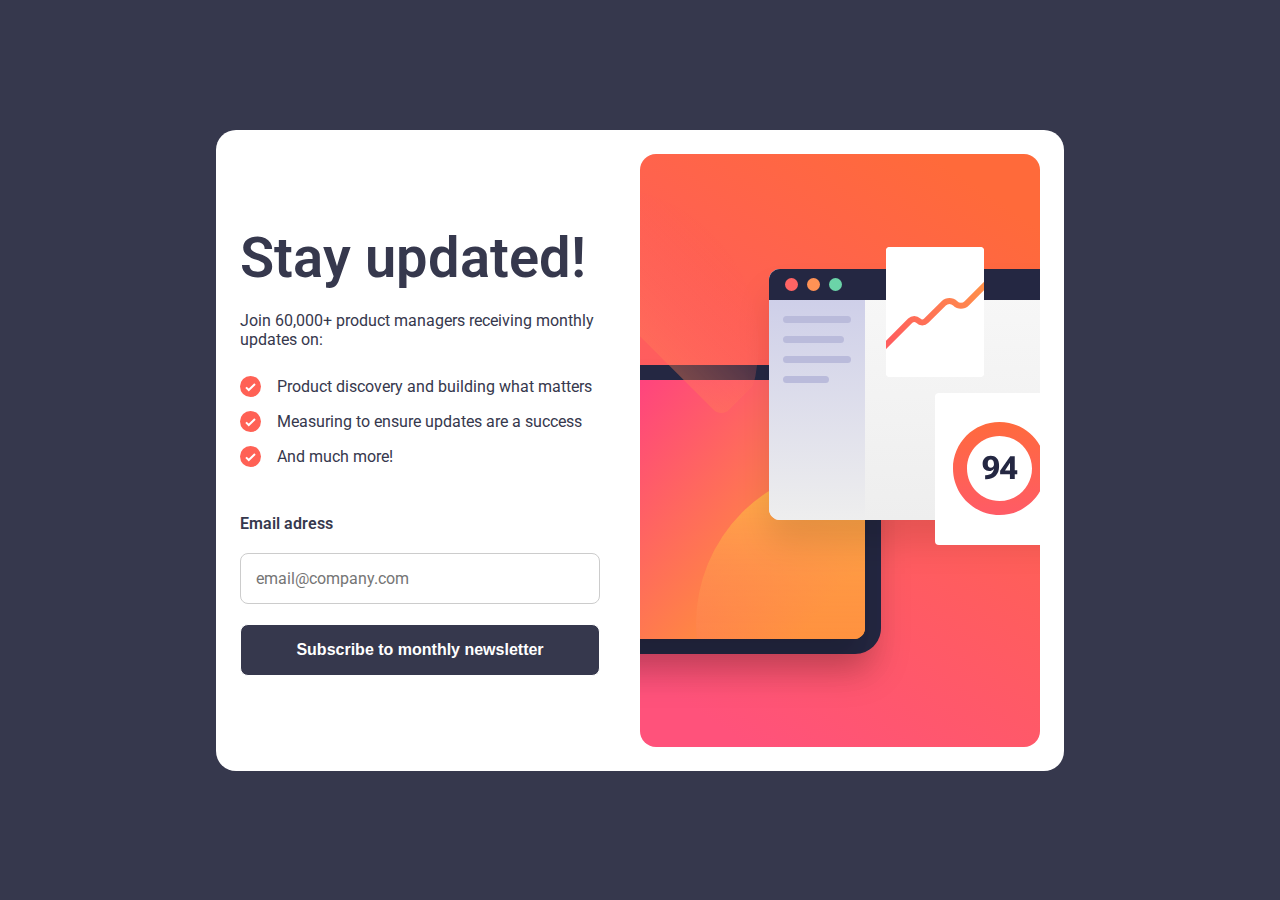
<file: index.html>
<!DOCTYPE html>
<html lang="pt-br">
  <head>
    <meta charset="UTF-8" />
    <meta name="viewport" content="width=device-width, initial-scale=1.0" />
    <link rel="stylesheet" href="../src/styles.css" />
    <title>Newsletter Monthly</title>
  </head>
  <body>
    <main>
      <section>
        <section class="container-newsletter">
          <!-- Coluna do texto -->
          <section>
            <h2 id="container-newsletter-title">Stay updated!</h2>
            <p id="container-newsletter-title-message">
              Join 60,000+ product managers receiving monthly updates on:
            </p>
            <section class="container-newsletter-list">
              <p class="container-newsletter-list-content">
                <img
                  class="container-newsletter-list-icon"
                  src="../assets/images/icon-list.svg"
                  alt="icon-list"
                />Product discovery and building what matters
              </p>
              <p class="container-newsletter-list-content">
                <img
                  class="container-newsletter-list-icon"
                  src="../assets/images/icon-list.svg"
                  alt="icon-list"
                />Measuring to ensure updates are a success
              </p>
              <p class="container-newsletter-list-content">
                <img
                  class="container-newsletter-list-icon"
                  src="../assets/images/icon-list.svg"
                  alt="icon-list"
                />And much more!
              </p>
            </section>
            <section class="container-newsletter-form">
              <form>
                <p class="newsletter-email-adress">Email adress</p>
                <label for="field-email">
                  <input
                    class="newsletter-input"
                    id="field-email"
                    type="email"
                    placeholder="email@company.com"
                  />
                </label>
              </form>
            </section>
            <button type="button" class="newsletter-button-request">
              Subscribe to monthly newsletter
            </button>
          </section>
          <!-- Coluna da imagem -->
          <img
            class="newsletter-illustration"
            src="../assets/images/illustration-sign-up-desktop.svg"
            alt="illustration-desktop"
          />
          <img
            class="newsletter-illustration-mobile"
            src="../assets/images/illustration-sign-up-mobile.svg"
            alt="illustration-mobile"
          />
        </section>
      </section>
    </main>
  </body>
  <script src="script.js"></script>
</html>
</file>
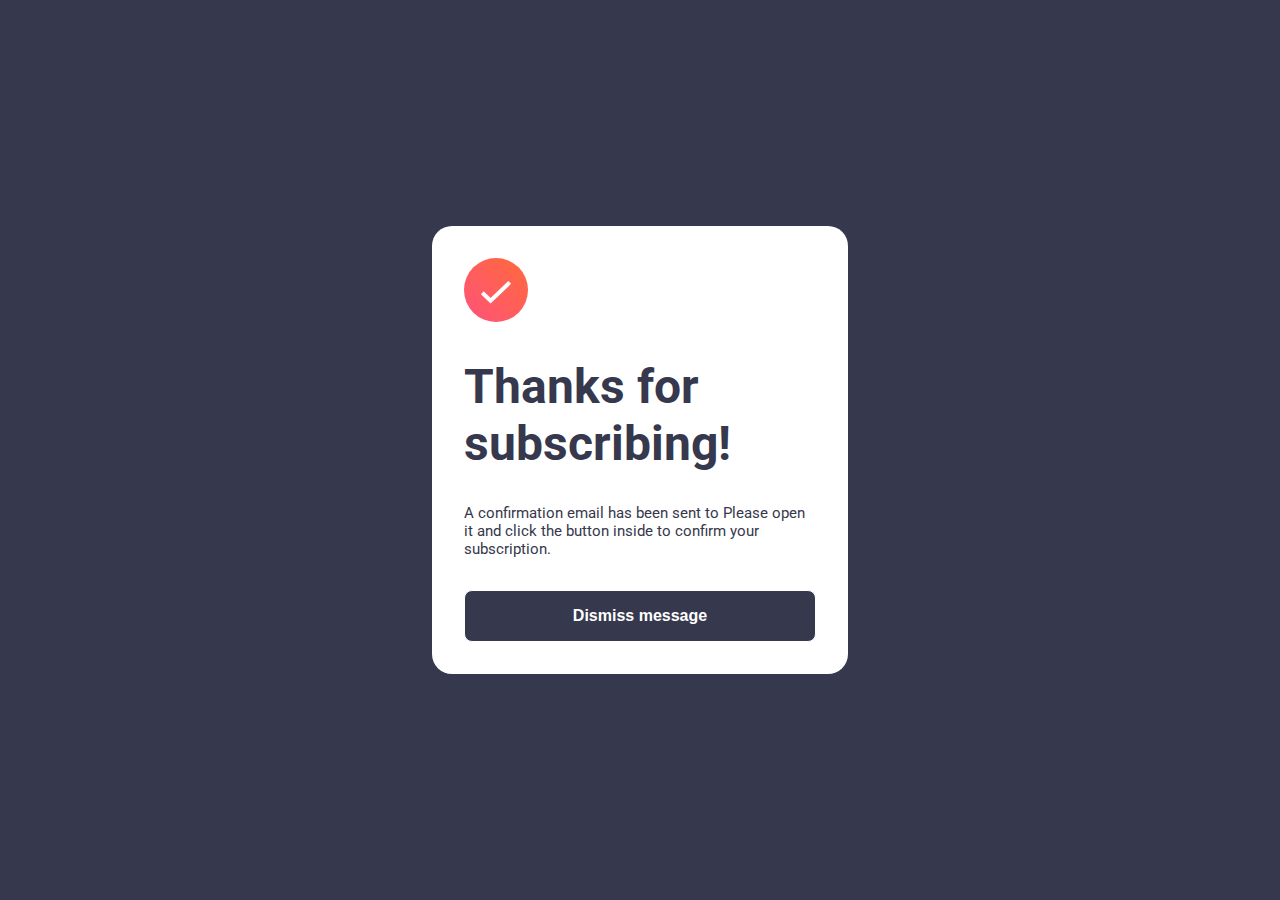
<file: subscribe-success.html>
<!DOCTYPE html>
<html lang="pt-br">
  <head>
    <meta charset="UTF-8" />
    <meta name="viewport" content="width=device-width, initial-scale=1.0" />
    <link rel="stylesheet" href="../src/subscribe-success.css" />
    <title>Subscribe Success</title>
  </head>
  <body>
    <main>
      <section>
        <section class="container-success">
          <section>
            <img src="../assets/images/icon-success.svg" alt="icon-success" />
          </section>
          <section class="container-message-subscribing">
            <h2>Thanks for subscribing!</h2>
          </section>
          <section class="container-email-sending">
            <p>
              A confirmation email has been sent to
              <span class="email-test"></span> Please open it and click the
              button inside to confirm your subscription.
            </p>
          </section>
          <section class="container-dismiss-sec">
            <button type="button" class="container-dismiss-button">
              Dismiss message
            </button>
          </section>
        </section>
      </section>
    </main>
    <script src="subscribe-success.js"></script>
  </body>
</html>
</file>
<file: src/styles.css>
@import url("https://fonts.googleapis.com/css2?family=Roboto:ital,wght@0,100;0,300;0,400;0,500;0,700;0,900;1,100;1,300;1,400;1,500;1,700;1,900&display=swap");

:root {
  --main-font: "Roboto", sans-serif;
  --primary-color: #36384d;
}

* {
  margin: 0;
  padding: 0;
  box-sizing: border-box;
}

body {
  height: 100vh;
  display: flex;
  align-items: center;
  justify-content: center;
  background: var(--primary-color);
  font-family: var(--main-font);
}

.container-newsletter {
  background-color: #ffffff;
  padding: 1.5rem;
  border-radius: 20px;
  display: flex;
  align-items: center;
}

#container-newsletter-title {
  font-size: 3.5rem;
  font-weight: 600;
  color: var(--primary-color);
}

#container-newsletter-title-message {
  width: 25rem;
  padding-top: 20px;
  font-size: 16px;
  color: var(--primary-color);
}

.container-newsletter-list {
  padding: 20px 0 0 0;
  color: var(--primary-color);
}

.container-newsletter-list-icon {
  padding-right: 1rem;
}

.container-newsletter-list-content {
  padding: 7px 0;
  color: var(--primary-color);
  display: flex;
  align-items: center;
}

.container-newsletter-form {
  padding: 20px 0;
}

.newsletter-email-adress {
  padding: 20px 0;
}

.newsletter-input {
  width: 90%;
  padding: 15px;
  border: 1px solid #ccc;
  background-color: #ffffff;
  border-radius: 8px;
  font-size: 16px;
  font-family: var(--main-font);
  color: var(--primary-color);
}

.newsletter-email-adress {
  font-weight: 600;
  color: var(--primary-color);
}

.newsletter-button-request {
  width: 90%;
  border: 1px solid #ffffff;
  cursor: pointer;
  padding: 1rem;
  border-radius: 8px;
  background-color: var(--primary-color);
  color: #ffffff;
  font-style: var(--main-font);
  font-weight: 600;
  font-size: 1rem;
  text-decoration: none;
}

.newsletter-button-request:hover {
  transform: scale(1.1);
  background: rgb(254, 82, 119);
  background: linear-gradient(
    90deg,
    rgba(254, 82, 119, 1) 0%,
    rgba(254, 104, 62, 1) 100%
  );
  transition: transform 0.2s ease;
}

.newsletter-illustration-mobile {
  display: none;
}

.newsletter-illustration {
  display: block;
}

@media (max-width: 390px) {
  html,
  body {
    overflow-x: hidden;
  }

  .container-newsletter {
    flex-direction: column-reverse;
    width: 100%;
    margin: 0;
    padding: 1rem;
  }

  #container-newsletter-title {
    padding: 2rem 1.5rem;
    font-size: 2.5rem;
  }

  #container-newsletter-title-message {
    padding: 0 1.5rem;
  }

  .container-newsletter-list-icon {
    padding: 0 1.3rem;
  }

  .container-newsletter-list-content {
    width: 80%;
  }

  .newsletter-email-adress {
    display: flex;
    flex-direction: row;
    padding-left: 20px;
  }

  .newsletter-input {
    margin: 0 1rem;
  }

  .newsletter-button-request {
    margin: 0 1rem;
  }

  .newsletter-illustration-mobile {
    display: block;
  }

  .newsletter-illustration {
    display: none;
  }
}
</file>
<file: src/subscribe-success.css>
@import url("https://fonts.googleapis.com/css2?family=Roboto:ital,wght@0,100;0,300;0,400;0,500;0,700;0,900;1,100;1,300;1,400;1,500;1,700;1,900&display=swap");

:root {
  --main-font: "Roboto", sans-serif;
  --primary-color: #36384d;
}

* {
  margin: 0;
  padding: 0;
  box-sizing: border-box;
}

body {
  height: 100vh;
  display: flex;
  align-items: center;
  justify-content: center;
  background: var(--primary-color);
  font-family: var(--main-font);
  color: var(--primary-color);
}

.container-success {
  background-color: #ffffff;
  padding: 2rem;
  border-radius: 20px;
  display: flex;
  flex-direction: column;
  width: 26rem;
  gap: 2rem;
}

.container-message-subscribing {
  font-size: 2rem;
}

.container-email-sending {
  font-size: 15px;
}

.email-test {
  font-weight: 600;
}

.container-dismiss-button {
  width: 100%;
  border: 1px solid #ffffff;
  cursor: pointer;
  padding: 1rem;
  border-radius: 8px;
  background-color: var(--primary-color);
  color: #ffffff;
  font-style: var(--main-font);
  font-weight: 600;
  font-size: 1rem;
  text-decoration: none;
}

.container-dismiss-button:hover {
  transform: scale(1.1);
  background: rgb(254, 82, 119);
  background: linear-gradient(
    90deg,
    rgba(254, 82, 119, 1) 0%,
    rgba(254, 104, 62, 1) 100%
  );
  transition: transform 0.2s ease;
}

@media (max-width: 390px) {
  body {
    height: 100vh;
    display: flex;
    align-items: center;
    justify-content: center;
    background: #ffffff;
    color: var(--primary-color);
    font-family: var(--main-font);
    /* text-align: left; */
    overflow-x: hidden;
  }

  img {
    margin-top: 2rem;
    padding-left: 1.3rem;
  }

  .container-message-subscribing {
    padding-left: 1.3rem;
  }

  .container-email-sending {
    padding-left: 1.3rem;
  }

  .container-dismiss-sec {
    padding-top: 7rem;
  }

  .container-dismiss-button {
    padding-left: 1.3rem;
  }
}
</file>
